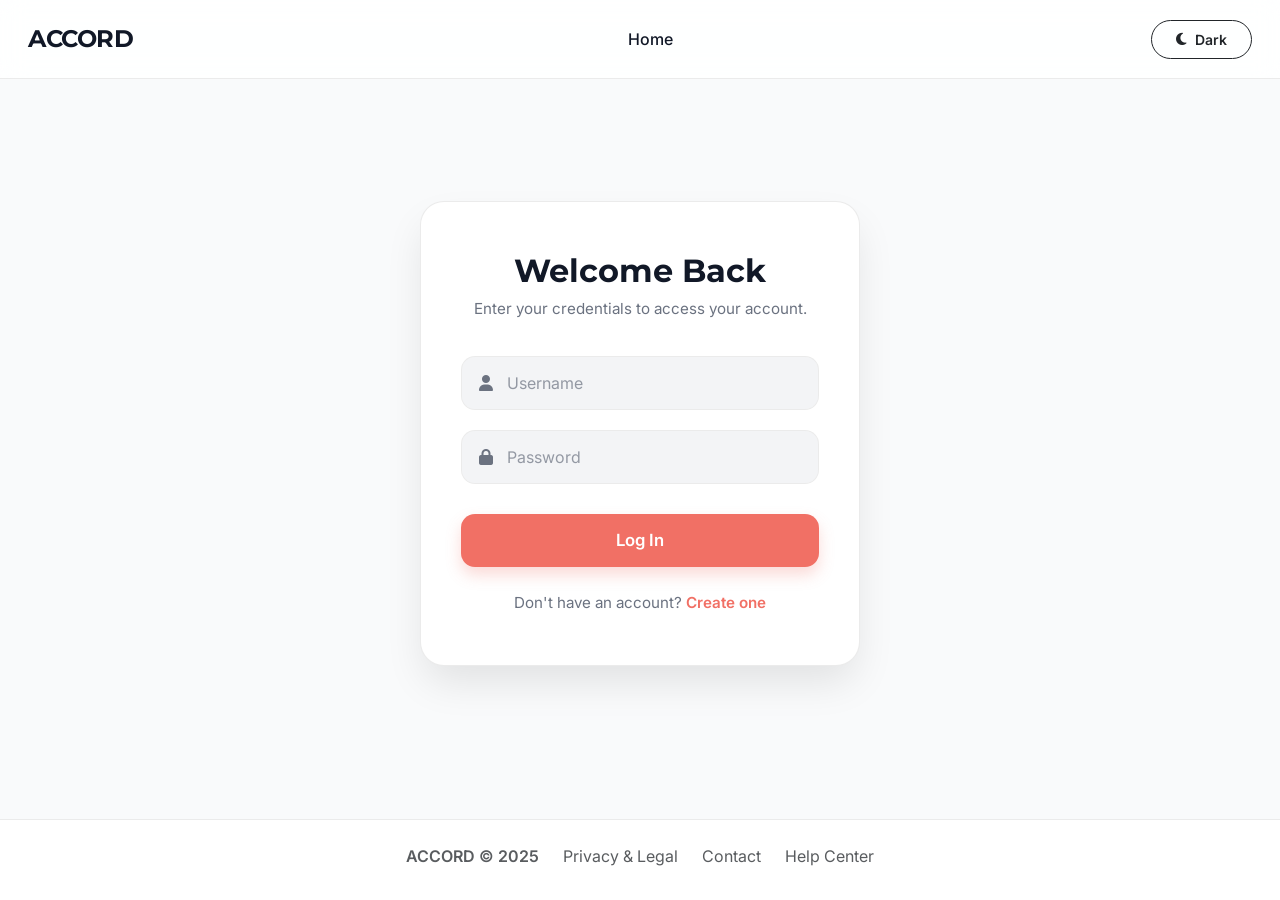
<file: user.html>
<!DOCTYPE html>
<html lang="en">
<head>
    <meta charset="UTF-8">
    <meta name="viewport" content="width=device-width, initial-scale=1.0">
    <title>ACCORD | User Authentication</title>
    
    <!-- Fonts & Icons -->
    <link href="https://fonts.googleapis.com/css2?family=Inter:wght@300;400;500;600&family=Montserrat:wght@600;700;800&display=swap" rel="stylesheet">
    <link rel="stylesheet" href="https://cdnjs.cloudflare.com/ajax/libs/font-awesome/6.4.0/css/all.min.css">
    
    <!-- Bootstrap 5 -->
    <link href="https://cdn.jsdelivr.net/npm/bootstrap@5.3.7/dist/css/bootstrap.min.css" rel="stylesheet">
    
    <style>
        /* --- Premium CSS Variables (Synced with index.html) --- */
        :root {
            --accent: #f17065;
            --accent-hover: #e05b50;
            --bg-body: #f9fafb;
            --bg-surface: #ffffff;
            --bg-glass: rgba(255, 255, 255, 0.85);
            --text-main: #111827;
            --text-muted: #6b7280;
            --border-color: rgba(0, 0, 0, 0.08);
            --input-bg: #f3f4f6;
            --shadow-md: 0 10px 25px -5px rgba(0, 0, 0, 0.05);
            --shadow-lg: 0 20px 40px -5px rgba(0, 0, 0, 0.1);
        }

        body.dark-mode {
            --bg-body: #0f172a;
            --bg-surface: #1e293b;
            --bg-glass: rgba(15, 23, 42, 0.85);
            --text-main: #f8fafc;
            --text-muted: #94a3b8;
            --border-color: rgba(255, 255, 255, 0.08);
            --input-bg: #0f172a;
            --shadow-md: 0 10px 25px -5px rgba(0, 0, 0, 0.3);
            --shadow-lg: 0 20px 40px -5px rgba(0, 0, 0, 0.4);
        }

        /* --- Base Styles --- */
        body {
            font-family: 'Inter', sans-serif;
            background-color: var(--bg-body);
            color: var(--text-main);
            transition: background-color 0.4s ease, color 0.4s ease;
            min-height: 100vh;
            display: flex;
            flex-direction: column;
        }

        h1, h2, h3, .navbar-brand {
            font-family: 'Montserrat', sans-serif;
            color: var(--text-main);
        }

        a {
            color: var(--accent);
            text-decoration: none;
            transition: color 0.3s ease;
        }

        a:hover {
            color: var(--accent-hover);
        }

        /* --- Premium Navbar --- */
        .premium-nav {
            background: var(--bg-glass) !important;
            backdrop-filter: blur(12px);
            -webkit-backdrop-filter: blur(12px);
            border-bottom: 1px solid var(--border-color);
            transition: all 0.4s ease;
        }

        .navbar-brand {
            font-size: 1.5rem;
            letter-spacing: -0.5px;
            font-weight: 700;
        }

        .nav-link {
            font-weight: 500;
            color: var(--text-main) !important;
        }

        body.dark-mode .navbar-toggler-icon {
            filter: invert(1);
        }

        body.dark-mode .navbar-collapse {
            background-color: var(--bg-glass);
            border-radius: 12px;
            padding: 10px;
        }

        /* --- Auth Section & Card --- */
        .auth-wrapper {
            flex-grow: 1;
            display: flex;
            align-items: center;
            justify-content: center;
            padding: 40px 20px;
        }

        .auth-card {
            background-color: var(--bg-surface);
            padding: 50px 40px;
            border-radius: 24px;
            box-shadow: var(--shadow-lg);
            border: 1px solid var(--border-color);
            width: 100%;
            max-width: 440px;
            text-align: center;
            transition: all 0.4s ease;
        }

        .auth-card h2 {
            font-size: 2rem;
            margin-bottom: 8px;
            font-weight: 700;
        }

        .auth-subtitle {
            color: var(--text-muted);
            margin-bottom: 35px;
            font-size: 0.95rem;
        }

        /* --- Premium Inputs --- */
        .input-icon-wrapper {
            position: relative;
            margin-bottom: 20px;
        }

        .input-icon-wrapper i {
            position: absolute;
            left: 18px;
            top: 50%;
            transform: translateY(-50%);
            color: var(--text-muted);
            transition: color 0.3s ease;
        }

        .form-control {
            background-color: var(--input-bg);
            border: 1px solid var(--border-color);
            color: var(--text-main);
            border-radius: 14px;
            padding: 14px 18px 14px 45px;
            font-size: 1rem;
            transition: all 0.3s ease;
        }

        .form-control::placeholder {
            color: var(--text-muted);
            opacity: 0.7;
        }

        .form-control:focus {
            background-color: var(--bg-surface);
            border-color: var(--accent);
            color: var(--text-main);
            box-shadow: 0 0 0 4px rgba(241, 112, 101, 0.15);
        }

        .form-control:focus + i, 
        .input-icon-wrapper:focus-within i {
            color: var(--accent);
        }

        /* --- Buttons --- */
        .btn-premium {
            background-color: var(--accent);
            color: #ffffff;
            font-weight: 600;
            padding: 14px;
            border-radius: 14px;
            border: none;
            width: 100%;
            font-size: 1.05rem;
            margin-top: 10px;
            transition: all 0.3s cubic-bezier(0.4, 0, 0.2, 1);
            box-shadow: 0 8px 15px rgba(241, 112, 101, 0.25);
        }

        .btn-premium:hover {
            background-color: var(--accent-hover);
            transform: translateY(-2px);
            box-shadow: 0 12px 20px rgba(241, 112, 101, 0.35);
        }

        .toggle-text {
            margin-top: 25px;
            color: var(--text-muted);
            font-size: 0.95rem;
        }

        .toggle-text a {
            font-weight: 600;
        }

        /* --- Alerts --- */
        .alert-message {
            margin-top: 25px;
            padding: 14px;
            border-radius: 12px;
            font-size: 0.9rem;
            font-weight: 500;
            display: none;
            animation: slideUpFade 0.4s ease forwards;
        }

        @keyframes slideUpFade {
            from { opacity: 0; transform: translateY(10px); }
            to { opacity: 1; transform: translateY(0); }
        }

        .alert-success {
            background-color: rgba(34, 197, 94, 0.1);
            color: #16a34a;
            border: 1px solid rgba(34, 197, 94, 0.2);
        }

        .alert-danger {
            background-color: rgba(239, 68, 68, 0.1);
            color: #dc2626;
            border: 1px solid rgba(239, 68, 68, 0.2);
        }
        
        body.dark-mode .alert-success { color: #4ade80; }
        body.dark-mode .alert-danger { color: #f87171; }

        /* --- Footer --- */
        .premium-footer {
            background-color: var(--bg-surface);
            border-top: 1px solid var(--border-color);
            transition: all 0.4s ease;
        }
    </style>
</head>
<body>

    <!-- Header -->
    <header class="navbar navbar-expand-lg premium-nav fixed-top px-3 py-3">
        <div class="container-fluid max-w-7xl">
            <a class="navbar-brand" href="index.html">ACCORD</a>

            <button class="navbar-toggler border-0 shadow-none" type="button" data-bs-toggle="collapse" data-bs-target="#mainNavbar">
                <span class="navbar-toggler-icon"></span>
            </button>

            <div class="collapse navbar-collapse justify-content-between" id="mainNavbar">
                <ul class="navbar-nav mx-auto mb-2 mb-lg-0">
                    <li class="nav-item"><a class="nav-link" href="index.html">Home</a></li>
                </ul>

                <div class="d-flex align-items-center gap-4 justify-content-center mt-3 mt-lg-0">
                    <button id="darkModeToggle" class="btn btn-outline-secondary btn-sm rounded-pill px-4 py-2 fw-semibold d-flex align-items-center gap-2" type="button">
                        <i class="fas fa-moon"></i> Dark
                    </button>
                </div>
            </div>
        </div>
    </header>

    <!-- Main Auth Section -->
    <main class="auth-wrapper mt-5">
        <div class="auth-card">
            <h2 id="formTitle">Welcome Back</h2>
            <p id="formSubtitle" class="auth-subtitle">Enter your credentials to access your account.</p>
            
            <form id="authForm">
                <div class="input-icon-wrapper">
                    <input type="text" id="username" class="form-control" placeholder="Username" required autocomplete="username">
                    <i class="fas fa-user"></i>
                </div>
                
                <div class="input-icon-wrapper">
                    <input type="password" id="password" class="form-control" placeholder="Password" required autocomplete="current-password">
                    <i class="fas fa-lock"></i>
                </div>
                
                <button type="submit" class="btn-premium" id="submitButton">Log In</button>
            </form>
            
            <div class="toggle-text">
                <span id="togglePrefix">Don't have an account? </span>
                <a href="#" id="toggleForm">Create one</a>
            </div>
            
            <div id="message" class="alert-message"></div>
        </div>
    </main>

    <!-- Footer -->
    <footer class="premium-footer py-4 text-center">
        <div class="container">
            <div class="d-flex flex-wrap justify-content-center gap-4 mb-2">
                <span class="text-muted fw-semibold">ACCORD © 2025</span>
                <a href="#" class="text-muted text-decoration-none">Privacy & Legal</a>
                <a href="#" class="text-muted text-decoration-none">Contact</a>
                <a href="#" class="text-muted text-decoration-none">Help Center</a>
            </div>
        </div>
    </footer>

    <script src="https://cdn.jsdelivr.net/npm/bootstrap@5.3.7/dist/js/bootstrap.bundle.min.js"></script>
    <script>
        document.addEventListener('DOMContentLoaded', () => {
            // DOM Elements
            const authForm = document.getElementById('authForm');
            const usernameInput = document.getElementById('username');
            const passwordInput = document.getElementById('password');
            const formTitle = document.getElementById('formTitle');
            const formSubtitle = document.getElementById('formSubtitle');
            const submitButton = document.getElementById('submitButton');
            const toggleFormLink = document.getElementById('toggleForm');
            const togglePrefix = document.getElementById('togglePrefix');
            const messageDiv = document.getElementById('message');
            const darkModeToggle = document.getElementById('darkModeToggle');

            let isLoginMode = true;

            // --- Dark Mode Logic (Synced with index.html) ---
            const setDarkMode = (isDark) => {
                document.body.classList.toggle('dark-mode', isDark);
                if (isDark) {
                    darkModeToggle.innerHTML = '<i class="fas fa-sun"></i> Light';
                    darkModeToggle.classList.replace('btn-outline-dark', 'btn-outline-light');
                    // Fallback if it has secondary on load
                    darkModeToggle.classList.replace('btn-outline-secondary', 'btn-outline-light'); 
                } else {
                    darkModeToggle.innerHTML = '<i class="fas fa-moon"></i> Dark';
                    darkModeToggle.classList.replace('btn-outline-light', 'btn-outline-dark');
                    // Fallback
                    darkModeToggle.classList.replace('btn-outline-secondary', 'btn-outline-dark');
                }
                localStorage.setItem('darkMode', isDark);
            };

            const savedDarkMode = localStorage.getItem('darkMode');
            setDarkMode(savedDarkMode === 'true');

            darkModeToggle.addEventListener('click', () => {
                setDarkMode(!document.body.classList.contains('dark-mode'));
            });

            // --- Toggle Login / Register ---
            toggleFormLink.addEventListener('click', (e) => {
                e.preventDefault();
                isLoginMode = !isLoginMode;
                
                if (isLoginMode) {
                    formTitle.textContent = 'Welcome Back';
                    formSubtitle.textContent = 'Enter your credentials to access your account.';
                    submitButton.textContent = 'Log In';
                    togglePrefix.textContent = "Don't have an account? ";
                    toggleFormLink.textContent = 'Create one';
                    passwordInput.setAttribute('autocomplete', 'current-password');
                } else {
                    formTitle.textContent = 'Join ACCORD';
                    formSubtitle.textContent = 'Create an account to start your learning journey.';
                    submitButton.textContent = 'Register';
                    togglePrefix.textContent = "Already have an account? ";
                    toggleFormLink.textContent = 'Log in';
                    passwordInput.setAttribute('autocomplete', 'new-password');
                }
                
                messageDiv.style.display = 'none';
                usernameInput.value = '';
                passwordInput.value = '';
            });

            // --- Form Submission Logic ---
            authForm.addEventListener('submit', (e) => {
                e.preventDefault();

                const username = usernameInput.value.trim();
                const password = passwordInput.value.trim();

                messageDiv.style.display = 'block';
                messageDiv.className = 'alert-message'; // Reset classes

                // Validation
                if (username.length < 3) {
                    showError('Username must be at least 3 characters long.');
                    return;
                }
                if (password.length < 6) {
                    showError('Password must be at least 6 characters long.');
                    return;
                }

                if (isLoginMode) {
                    // Login Mode
                    if (username === 'Harshit Patel' && password === '04052006') {
                        showSuccess('Login successful! Redirecting...');
                        setTimeout(() => {
                            window.location.href = '/Teachers/teachers.html';
                        }, 1500);
                    } else {
                        showError('Invalid username or password.');
                    }
                } else {
                    // Register Mode
                    if (username.toLowerCase() === 'harshit patel') {
                        showError('This administrator username cannot be registered.');
                        return;
                    }

                    const registeredUsers = JSON.parse(localStorage.getItem('registeredUsers') || '{}');
                    
                    if (registeredUsers[username]) {
                        showError('This username is already taken.');
                        return;
                    }

                    // Save User
                    registeredUsers[username] = password;
                    localStorage.setItem('registeredUsers', JSON.stringify(registeredUsers));

                    showSuccess('Account created successfully! Redirecting to login...');
                    
                    setTimeout(() => {
                        toggleFormLink.click(); // Programmatically switch back to login
                        usernameInput.value = username; // Pre-fill username for convenience
                    }, 2000);
                }
            });

            // Helper functions for alerts
            function showError(msg) {
                messageDiv.classList.add('alert-danger');
                messageDiv.innerHTML = `<i class="fas fa-exclamation-circle me-2"></i>${msg}`;
            }

            function showSuccess(msg) {
                messageDiv.classList.add('alert-success');
                messageDiv.innerHTML = `<i class="fas fa-check-circle me-2"></i>${msg}`;
            }
        });
    </script>
</body>
</html>
</file>
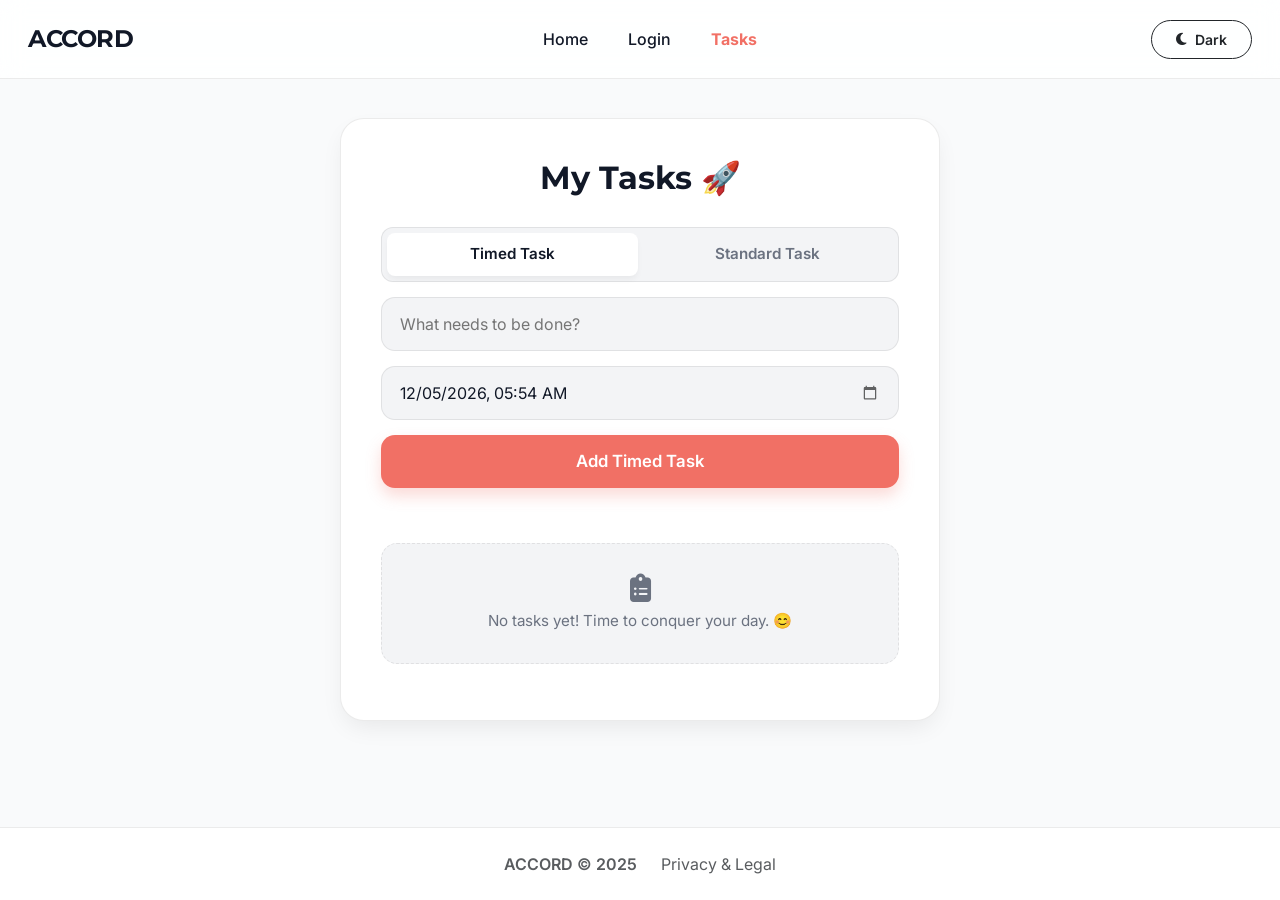
<file: Teachers/teachers.html>
<!DOCTYPE html>
<html lang="en">
<head>
    <meta charset="UTF-8">
    <meta name="viewport" content="width=device-width, initial-scale=1.0">
    <title>ACCORD | My Daily Tasks</title>
    
    <!-- Fonts & Icons -->
    <link href="https://fonts.googleapis.com/css2?family=Inter:wght@300;400;500;600&family=Montserrat:wght@600;700;800&display=swap" rel="stylesheet">
    <link rel="stylesheet" href="https://cdnjs.cloudflare.com/ajax/libs/font-awesome/6.4.0/css/all.min.css">
    
    <!-- Bootstrap 5 -->
    <link href="https://cdn.jsdelivr.net/npm/bootstrap@5.3.7/dist/css/bootstrap.min.css" rel="stylesheet">
    
    <style>
        /* --- Premium CSS Variables (Synced with ACCORD Design System) --- */
        :root {
            --accent: #f17065;
            --accent-hover: #e05b50;
            --danger: #ef4444;
            --danger-hover: #dc2626;
            --bg-body: #f9fafb;
            --bg-surface: #ffffff;
            --bg-glass: rgba(255, 255, 255, 0.85);
            --text-main: #111827;
            --text-muted: #6b7280;
            --border-color: rgba(0, 0, 0, 0.08);
            --input-bg: #f3f4f6;
            --shadow-sm: 0 4px 6px -1px rgba(0, 0, 0, 0.05);
            --shadow-md: 0 10px 25px -5px rgba(0, 0, 0, 0.08);
        }

        body.dark-mode {
            --bg-body: #0f172a;
            --bg-surface: #1e293b;
            --bg-glass: rgba(15, 23, 42, 0.85);
            --text-main: #f8fafc;
            --text-muted: #94a3b8;
            --border-color: rgba(255, 255, 255, 0.08);
            --input-bg: #0f172a;
            --shadow-sm: 0 4px 6px -1px rgba(0, 0, 0, 0.3);
            --shadow-md: 0 10px 25px -5px rgba(0, 0, 0, 0.4);
        }

        /* --- Base Styles --- */
        body {
            font-family: 'Inter', sans-serif;
            background-color: var(--bg-body);
            color: var(--text-main);
            transition: background-color 0.4s ease, color 0.4s ease;
            min-height: 100vh;
            display: flex;
            flex-direction: column;
            overflow-x: hidden;
        }

        h1, h2, h3, .navbar-brand {
            font-family: 'Montserrat', sans-serif;
            color: var(--text-main);
        }

        /* --- Premium Navbar --- */
        .premium-nav {
            background: var(--bg-glass) !important;
            backdrop-filter: blur(12px);
            -webkit-backdrop-filter: blur(12px);
            border-bottom: 1px solid var(--border-color);
            transition: all 0.4s ease;
        }

        .navbar-brand {
            font-size: 1.5rem;
            letter-spacing: -0.5px;
            font-weight: 700;
        }

        .nav-link {
            font-weight: 500;
            color: var(--text-main) !important;
        }

        body.dark-mode .navbar-toggler-icon {
            filter: invert(1);
        }

        body.dark-mode .navbar-collapse {
            background-color: var(--bg-glass);
            border-radius: 12px;
            padding: 10px;
        }

        /* --- Main Layout & Card --- */
        .app-wrapper {
            flex-grow: 1;
            display: flex;
            align-items: center;
            justify-content: center;
            padding: 100px 20px 40px; /* Padding top accounts for fixed nav */
        }

        .todo-container {
            background-color: var(--bg-surface);
            border-radius: 24px;
            box-shadow: var(--shadow-md);
            padding: 40px;
            width: 100%;
            max-width: 600px;
            border: 1px solid var(--border-color);
            transition: all 0.4s ease;
            animation: fadeIn 0.6s ease-out;
        }

        @keyframes fadeIn {
            from { opacity: 0; transform: translateY(20px); }
            to { opacity: 1; transform: translateY(0); }
        }

        .todo-container h1 {
            font-size: 2rem;
            text-align: center;
            margin-bottom: 30px;
            font-weight: 700;
        }

        /* --- Inputs & Segmented Control --- */
        .input-section {
            display: flex;
            flex-direction: column;
            gap: 15px;
            margin-bottom: 35px;
        }

        .option-buttons {
            display: flex;
            background-color: var(--input-bg);
            border-radius: 12px;
            padding: 5px;
            gap: 5px;
            border: 1px solid var(--border-color);
            transition: background-color 0.4s ease;
        }

        .option-buttons button {
            flex: 1;
            padding: 10px 15px;
            font-size: 0.95rem;
            background: transparent;
            color: var(--text-muted);
            font-weight: 600;
            border: none;
            border-radius: 8px;
            transition: all 0.3s ease;
        }

        .option-buttons button.active {
            background-color: var(--bg-surface);
            color: var(--text-main);
            box-shadow: var(--shadow-sm);
        }

        .form-control-premium {
            width: 100%;
            padding: 14px 18px;
            background-color: var(--input-bg);
            border: 1px solid var(--border-color);
            border-radius: 14px;
            font-size: 1rem;
            color: var(--text-main);
            transition: all 0.3s ease;
        }

        .form-control-premium:focus {
            outline: none;
            background-color: var(--bg-surface);
            border-color: var(--accent);
            box-shadow: 0 0 0 4px rgba(241, 112, 101, 0.15);
        }

        /* Hide default datetime-local formatting for a cleaner look */
        .form-control-premium[type="datetime-local"]::-webkit-calendar-picker-indicator {
            cursor: pointer;
            opacity: 0.6;
            transition: opacity 0.2s;
        }
        body.dark-mode .form-control-premium[type="datetime-local"]::-webkit-calendar-picker-indicator {
            filter: invert(1);
        }

        .btn-add {
            background-color: var(--accent);
            color: #ffffff;
            border: none;
            border-radius: 14px;
            padding: 14px;
            font-size: 1.05rem;
            font-weight: 600;
            transition: all 0.3s ease;
            box-shadow: 0 8px 15px rgba(241, 112, 101, 0.25);
        }

        .btn-add:hover {
            background-color: var(--accent-hover);
            transform: translateY(-2px);
            box-shadow: 0 12px 20px rgba(241, 112, 101, 0.35);
        }

        /* --- Task List --- */
        .todo-list {
            list-style: none;
            padding: 0;
            margin: 0;
            display: flex;
            flex-direction: column;
            gap: 12px;
        }

        .todo-list li {
            background-color: var(--bg-surface);
            padding: 18px 20px;
            border-radius: 16px;
            display: flex;
            align-items: center;
            justify-content: space-between;
            border: 1px solid var(--border-color);
            transition: all 0.3s ease;
        }

        .todo-list li:hover {
            transform: translateY(-2px);
            box-shadow: var(--shadow-sm);
            border-color: rgba(241, 112, 101, 0.3);
        }

        .task-content {
            display: flex;
            align-items: center;
            gap: 15px;
            flex-grow: 1;
            cursor: pointer;
            overflow: hidden;
        }

        /* Custom Checkbox */
        .custom-checkbox {
            appearance: none;
            -webkit-appearance: none;
            width: 24px;
            height: 24px;
            border: 2px solid var(--text-muted);
            border-radius: 6px;
            position: relative;
            cursor: pointer;
            transition: all 0.2s ease;
            flex-shrink: 0;
            background-color: transparent;
        }

        .custom-checkbox:checked {
            background-color: var(--accent);
            border-color: var(--accent);
        }

        .custom-checkbox:checked::after {
            content: '\f00c'; /* FontAwesome check */
            font-family: 'Font Awesome 6 Free';
            font-weight: 900;
            color: white;
            font-size: 12px;
            position: absolute;
            top: 50%;
            left: 50%;
            transform: translate(-50%, -50%);
        }

        /* Task Details */
        .task-details {
            display: flex;
            flex-direction: column;
            flex-grow: 1;
        }

        .task-text {
            font-weight: 500;
            font-size: 1.05rem;
            color: var(--text-main);
            transition: color 0.3s ease;
        }

        .task-time, .countdown-timer {
            font-size: 0.85rem;
            margin-top: 4px;
        }

        .task-time {
            color: var(--text-muted);
        }

        .countdown-timer {
            color: var(--accent);
            font-weight: 600;
        }

        /* States */
        .todo-list li.completed {
            background-color: var(--input-bg);
            border-color: transparent;
            opacity: 0.7;
        }

        .todo-list li.completed .task-text {
            text-decoration: line-through;
            color: var(--text-muted);
        }

        .todo-list li.completed .countdown-timer {
            color: var(--text-muted);
        }

        .todo-list li.overdue .countdown-timer {
            color: var(--danger);
        }

        /* Delete Button */
        .btn-delete {
            background-color: transparent;
            color: var(--text-muted);
            border: none;
            padding: 10px;
            border-radius: 8px;
            cursor: pointer;
            transition: all 0.2s ease;
            display: flex;
            align-items: center;
            justify-content: center;
        }

        .btn-delete:hover {
            color: var(--danger);
            background-color: rgba(239, 68, 68, 0.1);
        }

        .empty-message {
            text-align: center;
            color: var(--text-muted);
            padding: 30px 15px;
            background-color: var(--input-bg);
            border-radius: 16px;
            border: 1px dashed var(--border-color);
            font-size: 0.95rem;
            margin-top: 20px;
        }

        /* Footer */
        .premium-footer {
            background-color: var(--bg-surface);
            border-top: 1px solid var(--border-color);
            transition: all 0.4s ease;
            margin-top: auto;
        }
    </style>
</head>
<body>

    <!-- Premium Navbar -->
    <header class="navbar navbar-expand-lg premium-nav fixed-top px-3 py-3">
        <div class="container-fluid max-w-7xl">
            <a class="navbar-brand" href="../index.html">ACCORD</a>

            <button class="navbar-toggler border-0 shadow-none" type="button" data-bs-toggle="collapse" data-bs-target="#mainNavbar">
                <span class="navbar-toggler-icon"></span>
            </button>

            <div class="collapse navbar-collapse justify-content-between" id="mainNavbar">
                <ul class="navbar-nav mx-auto mb-2 mb-lg-0 gap-lg-4">
                    <li class="nav-item"><a class="nav-link" href="index.html">Home</a></li>
                    <li class="nav-item"><a class="nav-link" href="user.html">Login</a></li>
                    <li class="nav-item"><a class="nav-link fw-bold" href="#" style="color: var(--accent)!important;">Tasks</a></li>
                </ul>

                <div class="d-flex align-items-center gap-4 justify-content-center mt-3 mt-lg-0">
                    <button id="darkModeToggle" class="btn btn-outline-secondary btn-sm rounded-pill px-4 py-2 fw-semibold d-flex align-items-center gap-2" type="button">
                        <i class="fas fa-moon"></i> Dark
                    </button>
                </div>
            </div>
        </div>
    </header>

    <!-- Main App -->
    <main class="app-wrapper">
        <div class="todo-container">
            <h1>My Tasks 🚀</h1>
            
            <div class="input-section">
                <div class="option-buttons">
                    <button id="addTimedTaskBtn" class="active">Timed Task</button>
                    <button id="addTaskOnlyBtn">Standard Task</button>
                </div>
                
                <input type="text" id="taskInput" class="form-control-premium" placeholder="What needs to be done?">
                <input type="datetime-local" id="deadlineInput" class="form-control-premium">
                
                <button id="finalAddButton" class="btn-add" onclick="handleAddTask()">Add Timed Task</button>
            </div>
            
            <ul id="taskList" class="todo-list"></ul>
            <p id="emptyMessage" class="empty-message" style="display: none;">
                <i class="fas fa-clipboard-list mb-2 fs-3 d-block"></i>
                No tasks yet! Time to conquer your day. 😊
            </p>
        </div>
    </main>

    <!-- Footer -->
    <footer class="premium-footer py-4 text-center mt-5">
        <div class="container">
            <div class="d-flex flex-wrap justify-content-center gap-4">
                <span class="text-muted fw-semibold">ACCORD © 2025</span>
                <a href="#" class="text-muted text-decoration-none">Privacy & Legal</a>
            </div>
        </div>
    </footer>

    <script src="https://cdn.jsdelivr.net/npm/bootstrap@5.3.7/dist/js/bootstrap.bundle.min.js"></script>
    <script>
        document.addEventListener('DOMContentLoaded', () => {
            // --- Dark Mode Logic (Synced with ACCORD ecosystem) ---
            const darkModeToggle = document.getElementById('darkModeToggle');
            const setDarkMode = (isDark) => {
                document.body.classList.toggle('dark-mode', isDark);
                if (isDark) {
                    darkModeToggle.innerHTML = '<i class="fas fa-sun"></i> Light';
                    darkModeToggle.classList.replace('btn-outline-dark', 'btn-outline-light');
                    darkModeToggle.classList.replace('btn-outline-secondary', 'btn-outline-light');
                } else {
                    darkModeToggle.innerHTML = '<i class="fas fa-moon"></i> Dark';
                    darkModeToggle.classList.replace('btn-outline-light', 'btn-outline-dark');
                    darkModeToggle.classList.replace('btn-outline-secondary', 'btn-outline-dark');
                }
                localStorage.setItem('darkMode', isDark);
            };

            const savedDarkMode = localStorage.getItem('darkMode');
            setDarkMode(savedDarkMode === 'true');

            darkModeToggle.addEventListener('click', () => {
                setDarkMode(!document.body.classList.contains('dark-mode'));
            });

            // --- Task App Logic ---
            const taskInput = document.getElementById('taskInput');
            const deadlineInput = document.getElementById('deadlineInput');
            const taskList = document.getElementById('taskList');
            const emptyMessage = document.getElementById('emptyMessage');
            const addTimedTaskBtn = document.getElementById('addTimedTaskBtn');
            const addTaskOnlyBtn = document.getElementById('addTaskOnlyBtn');
            const finalAddButton = document.getElementById('finalAddButton');

            let isTimedTaskMode = true;

            function getISTDateTimeString(date = new Date()) {
                const options = {
                    year: 'numeric', month: '2-digit', day: '2-digit',
                    hour: '2-digit', minute: '2-digit', hour12: false,
                    timeZone: 'Asia/Kolkata'
                };
                const parts = new Intl.DateTimeFormat('en-US', options).formatToParts(date);
                const getPart = (type) => parts.find(p => p.type === type).value;
                return `${getPart('year')}-${getPart('month')}-${getPart('day')}T${getPart('hour')}:${getPart('minute')}`;
            }

            function setDeadlineInputToNow() {
                deadlineInput.value = getISTDateTimeString();
            }

            // Mode Selection
            addTimedTaskBtn.addEventListener('click', () => {
                isTimedTaskMode = true;
                deadlineInput.style.display = 'block';
                setDeadlineInputToNow();
                addTimedTaskBtn.classList.add('active');
                addTaskOnlyBtn.classList.remove('active');
                finalAddButton.textContent = 'Add Timed Task';
            });

            addTaskOnlyBtn.addEventListener('click', () => {
                isTimedTaskMode = false;
                deadlineInput.style.display = 'none';
                deadlineInput.value = '';
                addTaskOnlyBtn.classList.add('active');
                addTimedTaskBtn.classList.remove('active');
                finalAddButton.textContent = 'Add Task';
            });

            // Enter key support
            taskInput.addEventListener('keypress', (e) => {
                if (e.key === 'Enter') handleAddTask();
            });

            window.handleAddTask = function() {
                const taskText = taskInput.value.trim();
                let deadline = '';

                if (taskText === '') {
                    alert('Please enter a task!');
                    return;
                }

                if (isTimedTaskMode) {
                    deadline = deadlineInput.value;
                    if (deadline === '') {
                        alert('Please select a deadline time!');
                        return;
                    }
                    if (new Date(deadline).getTime() < new Date(getISTDateTimeString()).getTime()) {
                        alert('Deadline time cannot be in the past! Please select a future time.');
                        return;
                    }
                }

                createTaskElement(taskText, false, deadline);
                taskInput.value = '';
                if(isTimedTaskMode) setDeadlineInputToNow(); 
                saveTasks();
                updateEmptyMessage();
            }

            function createTaskElement(taskText, isCompleted, deadline = '') {
                const listItem = document.createElement('li');
                if (isCompleted) listItem.classList.add('completed');
                listItem.dataset.originalDeadline = deadline;

                const taskContentDiv = document.createElement('div');
                taskContentDiv.classList.add('task-content');

                const checkbox = document.createElement('input');
                checkbox.type = 'checkbox';
                checkbox.className = 'custom-checkbox';
                checkbox.checked = isCompleted;
                
                checkbox.addEventListener('change', function() {
                    listItem.classList.toggle('completed');
                    saveTasks();
                    if (deadline) {
                        const timerSpan = listItem.querySelector('.countdown-timer');
                        if (listItem.classList.contains('completed')) {
                            clearInterval(listItem.timerInterval);
                            timerSpan.textContent = 'Completed!';
                            listItem.classList.remove('overdue');
                        } else {
                            const deadlineTime = new Date(deadline).getTime();
                            if (deadlineTime > new Date(getISTDateTimeString()).getTime()) {
                                updateCountdownDisplay(listItem, deadlineTime, timerSpan);
                                listItem.timerInterval = setInterval(() => {
                                    updateCountdownDisplay(listItem, deadlineTime, timerSpan);
                                }, 1000);
                            } else {
                                timerSpan.textContent = 'Overdue!';
                                listItem.classList.add('overdue');
                            }
                        }
                    }
                });

                // Toggle checkbox when clicking the task content area
                taskContentDiv.addEventListener('click', (e) => {
                    if(e.target !== checkbox) {
                        checkbox.checked = !checkbox.checked;
                        checkbox.dispatchEvent(new Event('change'));
                    }
                });

                const taskDetailsDiv = document.createElement('div');
                taskDetailsDiv.classList.add('task-details');

                const taskSpan = document.createElement('span');
                taskSpan.classList.add('task-text');
                taskSpan.textContent = taskText;
                taskDetailsDiv.appendChild(taskSpan);

                let timerSpan = null;
                if (deadline) {
                    const deadlineDate = new Date(deadline);
                    const formattedTime = deadlineDate.toLocaleString('en-US', {
                        month: 'short', day: 'numeric', hour: '2-digit', minute: '2-digit'
                    });

                    const timeInfo = document.createElement('div');
                    timeInfo.classList.add('task-time');
                    timeInfo.textContent = `Due: ${formattedTime}`;
                    taskDetailsDiv.appendChild(timeInfo);

                    timerSpan = document.createElement('div');
                    timerSpan.classList.add('countdown-timer');
                    taskDetailsDiv.appendChild(timerSpan);

                    if (!isCompleted) {
                        if (deadlineDate.getTime() > new Date(getISTDateTimeString()).getTime()) {
                            updateCountdownDisplay(listItem, deadlineDate.getTime(), timerSpan);
                            listItem.timerInterval = setInterval(() => {
                                updateCountdownDisplay(listItem, deadlineDate.getTime(), timerSpan);
                            }, 1000);
                        } else {
                            timerSpan.textContent = 'Overdue!';
                            listItem.classList.add('overdue');
                        }
                    } else {
                        timerSpan.textContent = 'Completed!';
                    }
                }

                taskContentDiv.appendChild(checkbox);
                taskContentDiv.appendChild(taskDetailsDiv);
                listItem.appendChild(taskContentDiv);

                // Delete Button with FontAwesome Icon
                const deleteButton = document.createElement('button');
                deleteButton.className = 'btn-delete';
                deleteButton.innerHTML = '<i class="fas fa-trash"></i>';
                deleteButton.addEventListener('click', function(e) {
                    e.stopPropagation(); // Prevent triggering the row click
                    if (listItem.timerInterval) clearInterval(listItem.timerInterval);
                    
                    // Add smooth fade out animation before removal
                    listItem.style.opacity = '0';
                    listItem.style.transform = 'translateY(10px)';
                    setTimeout(() => {
                        taskList.removeChild(listItem);
                        saveTasks();
                        updateEmptyMessage();
                    }, 300);
                });

                listItem.appendChild(deleteButton);
                taskList.appendChild(listItem);
            }

            function updateCountdownDisplay(listItem, deadlineTime, timerSpan) {
                const now = new Date(getISTDateTimeString()).getTime();
                const distance = deadlineTime - now;

                if (listItem.classList.contains('completed')) {
                    timerSpan.textContent = 'Completed!';
                    listItem.classList.remove('overdue');
                    clearInterval(listItem.timerInterval);
                    return;
                }

                if (distance < 0) {
                    timerSpan.textContent = 'Overdue!';
                    listItem.classList.add('overdue');
                    clearInterval(listItem.timerInterval);
                    return;
                }

                const days = Math.floor(distance / (1000 * 60 * 60 * 24));
                const hours = Math.floor((distance % (1000 * 60 * 60 * 24)) / (1000 * 60 * 60));
                const minutes = Math.floor((distance % (1000 * 60 * 60)) / (1000 * 60));
                const seconds = Math.floor((distance % (1000 * 60)) / 1000);

                let timeLeftStr = '';
                if (days > 0) timeLeftStr += `${days}d `;
                if (hours > 0 || days > 0) timeLeftStr += `${hours}h `;
                timeLeftStr += `${minutes}m ${seconds}s`;

                timerSpan.textContent = `Time left: ${timeLeftStr}`;
            }

            function saveTasks() {
                const tasks = [];
                taskList.querySelectorAll('li').forEach(item => {
                    tasks.push({
                        text: item.querySelector('.task-text').textContent,
                        completed: item.classList.contains('completed'),
                        deadline: item.dataset.originalDeadline || ''
                    });
                });
                localStorage.setItem('tasks', JSON.stringify(tasks));
            }

            function loadTasks() {
                const tasks = JSON.parse(localStorage.getItem('tasks'));
                if (tasks) {
                    tasks.forEach(task => {
                        createTaskElement(task.text, task.completed, task.deadline || '');
                    });
                }
                updateEmptyMessage();
            }

            function updateEmptyMessage() {
                emptyMessage.style.display = taskList.children.length === 0 ? 'block' : 'none';
            }

            // Initialize
            loadTasks();
            setDeadlineInputToNow();
        });
    </script>
</body>
</html>
</file>
